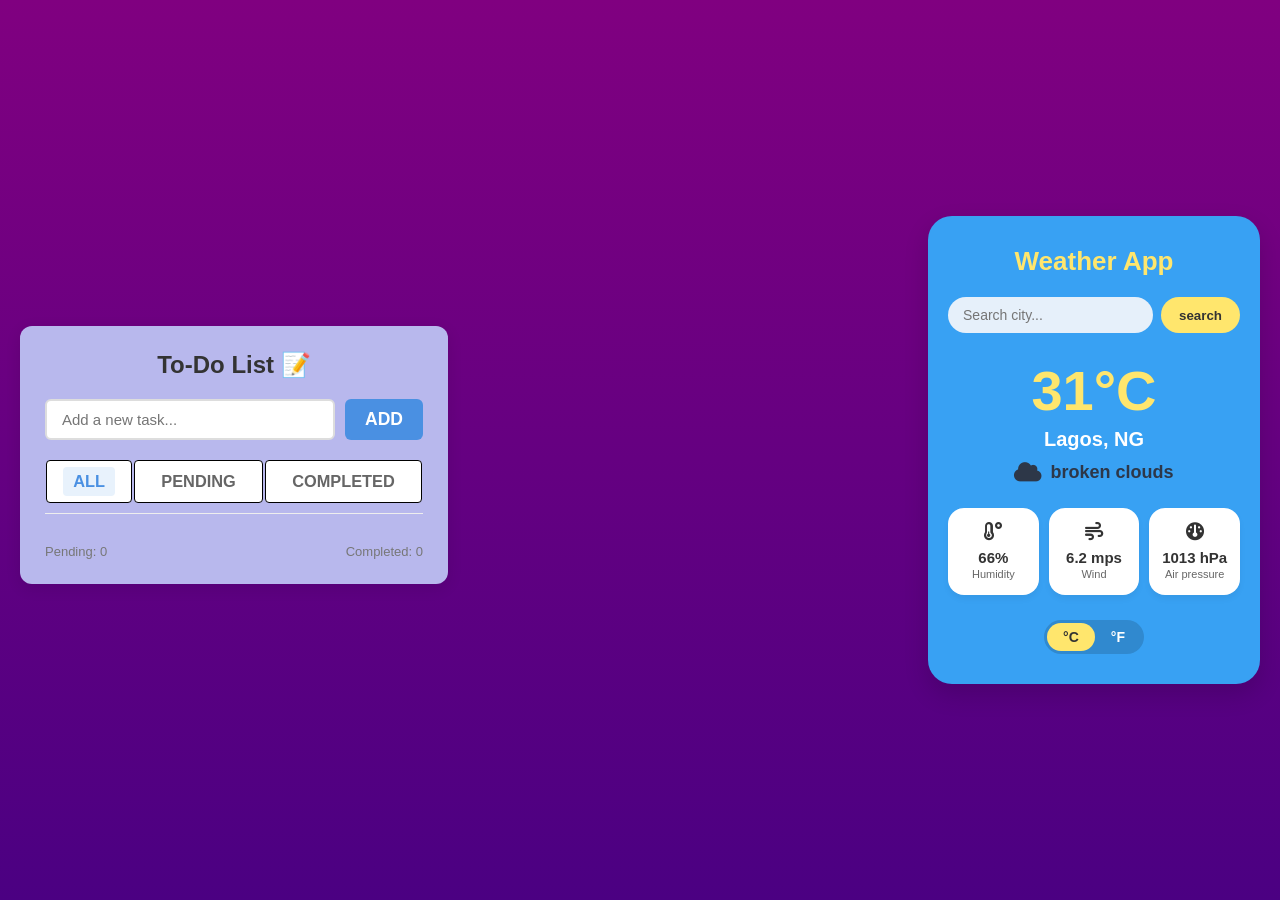
<file: index.html>
<!DOCTYPE html>
<html lang="en">
<head>
  <meta charset="UTF-8">
  <meta name="viewport" content="width=device-width, initial-scale=1.0">
  <title>To-Do List</title>
  <link rel="stylesheet" href="style.css">
</head>
<body>

  <div class="todo-container">
    <h2>To-Do List  📝</h2>

    
    <div class="input-section">
      <input type="text" id="taskInput" placeholder="Add a new task...">
      <button id="addBtn"><h3>ADD</h3></button>
    </div>

    
    <div class="filters">
      <div class="style"><button class="filter-btn active" data-filter="all"><h3>ALL</h3></button></div>
      <div class="style"><button class="filter-btn" data-filter="pending"><h3>PENDING</h3></button></div>
      <div class="style"><button class="filter-btn" data-filter="completed"><h3>COMPLETED</h3></button></div>
    </div>

    
    <ul id="taskList"></ul>


    
    <div class="stats">
      <span id="pendingCount">Pending: 0</span>
      <span id="completedCount">Completed: 0</span>
    </div>
  </div>
  <div class="container">
    <div class="weather-app">
        <!-- Your Weather App code -->
    </div>

    <div class="todo-list">
        <!-- Your To-Do List code -->
    </div>
  </div>

  <script src="script.js"></script>
</body>
</html>



<!DOCTYPE html>
<html lang="en">
<head>
    <meta charset="UTF-8">
    <meta name="viewport" content="width=device-width, initial-scale=1.0">
    <title>Weather App</title>
    <!-- FontAwesome for Weather & Metric Icons -->
    <link rel="stylesheet" href="https://cdnjs.cloudflare.com/ajax/libs/font-awesome/6.4.0/css/all.min.css">
    <style>
        * {
            margin: 0;
            padding: 0;
            box-sizing: border-box;
            font-family: 'Segoe UI', Tahoma, Geneva, Verdana, sans-serif;
        }

        body {
            background:linear-gradient(purple,indigo) ;
            display: flex;
            justify-content: center;
            align-items: center;
            min-height: 100vh;
        }
        .app-wrapper {
        display: flex;
        flex-direction: column; 
        align-items: center;
        gap: 60px; 
        }

        .weather-card {
            background-color: #38a1f3;
            width: 360px;
            padding: 30px 20px;
            border-radius: 24px;
            box-shadow: 0 10px 25px rgba(0, 0, 0, 0.15);
            display: flex;
            flex-direction: column;
            align-items: center;
            color: #fff;
        }

        h1 {
            font-size: 26px;
            color: #ffe66d;
            margin-bottom: 20px;
            font-weight: 700;
        }

        .search-box {
            display: flex;
            width: 100%;
            gap: 8px;
            margin-bottom: 25px;
        }

        .search-box input {
            flex: 1;
            padding: 10px 15px;
            border: none;
            border-radius: 20px;
            outline: none;
            background-color: #e6f0fa;
            color: #333;
            font-size: 14px;
        }

        .search-box button {
            padding: 10px 18px;
            border: none;
            border-radius: 20px;
            background-color: #ffe66d;
            color: #333;
            font-weight: 600;
            cursor: pointer;
            transition: background 0.2s;
        }

        .search-box button:hover {
            background-color: #ffd93d;
        }

        .temp-display {
            font-size: 56px;
            font-weight: bold;
            color: #ffe66d;
            margin-bottom: 5px;
        }

        .location-display {
            font-size: 20px;
            font-weight: 600;
            margin-bottom: 10px;
        }

        .condition-container {
            display: flex;
            align-items: center;
            gap: 8px;
            font-size: 18px;
            font-weight: 600;
            margin-bottom: 25px;
            color: #2d3748;
        }

        .condition-container i {
            font-size: 22px;
            color: #2d3748;
        }

        .metrics-grid {
            display: flex;
            justify-content: space-between;
            width: 100%;
            gap: 10px;
            margin-bottom: 25px;
        }

        .metric-card {
            background-color: #fff;
            color: #333;
            flex: 1;
            padding: 15px 5px;
            border-radius: 16px;
            display: flex;
            flex-direction: column;
            align-items: center;
            box-shadow: 0 4px 6px rgba(0, 0, 0, 0.05);
        }

        .metric-card i {
            font-size: 18px;
            margin-bottom: 8px;
            color: #333;
        }

        .metric-value {
            font-size: 15px;
            font-weight: bold;
            margin-bottom: 2px;
        }

        .metric-label {
            font-size: 11px;
            color: #666;
            text-align: center;
        }

        .unit-toggle {
            display: flex;
            background-color: rgba(0, 0, 0, 0.15);
            border-radius: 20px;
            padding: 3px;
        }

        .unit-btn {
            background: transparent;
            border: none;
            padding: 6px 16px;
            border-radius: 16px;
            color: #fff;
            font-weight: bold;
            cursor: pointer;
            font-size: 14px;
        }

        .unit-btn.active {
            background-color: #ffe66d;
            color: #333;
        }
    </style>
</head>
<body>

    <div class="weather-card">
        <h1>Weather App</h1>
        
        <!-- Search Form / Input -->
        <div class="search-box">
            <input type="text" id="cityInput" placeholder="Search city..." autocomplete="off">
            <button id="searchBtn" type="button">search</button>
        </div>

        <!-- Weather Info -->
        <div class="temp-display" id="tempDisplay">31°C</div>
        <div class="location-display" id="locationDisplay">Lagos, NG</div>
        
        <div class="condition-container">
            <i id="conditionIcon" class="fa-solid fa-cloud"></i>
            <span id="conditionDisplay">broken clouds</span>
        </div>

        <!-- Metrics Cards -->
        <div class="metrics-grid">
            <div class="metric-card">
                <i class="fa-solid fa-temperature-low"></i>
                <span class="metric-value" id="humidityDisplay">66%</span>
                <span class="metric-label">Humidity</span>
            </div>
            <div class="metric-card">
                <i class="fa-solid fa-wind"></i>
                <span class="metric-value" id="windDisplay">6.2 mps</span>
                <span class="metric-label">Wind</span>
            </div>
            <div class="metric-card">
                <i class="fa-solid fa-gauge"></i>
                <span class="metric-value" id="pressureDisplay">1013 hPa</span>
                <span class="metric-label">Air pressure</span>
            </div>
        </div>

        <!-- Unit Toggle -->
        <div class="unit-toggle">
            <button class="unit-btn active" id="btnC">°C</button>
            <button class="unit-btn" id="btnF">°F</button>
        </div>
    </div>

    <!-- JavaScript Application Logic -->
    <script>
        let currentTempC = 31;
        let currentUnit = 'C';
        let lastWeatherData = null;

        const cityInput = document.getElementById('cityInput');
        const searchBtn = document.getElementById('searchBtn');
        const tempDisplay = document.getElementById('tempDisplay');
        const locationDisplay = document.getElementById('locationDisplay');
        const conditionIcon = document.getElementById('conditionIcon');
        const conditionDisplay = document.getElementById('conditionDisplay');
        const humidityDisplay = document.getElementById('humidityDisplay');
        const windDisplay = document.getElementById('windDisplay');
        const pressureDisplay = document.getElementById('pressureDisplay');
        const btnC = document.getElementById('btnC');
        const btnF = document.getElementById('btnF');

        // Initialize with default city (Pune) on load
        document.addEventListener('DOMContentLoaded', () => {
        fetchWeather('Pune'); //[cite: 2]
        });
        searchBtn.addEventListener('click', () => {
            const city = cityInput.value.trim();
            if (city) fetchWeather(city);
        });

        cityInput.addEventListener('keypress', (e) => {
            if (e.key === 'Enter') {
                e.preventDefault();
                const city = cityInput.value.trim();
                if (city) fetchWeather(city);
            }
        });

        // Unit Toggle Listeners
        btnC.addEventListener('click', () => {
            if (currentUnit !== 'C') {
                currentUnit = 'C';
                btnC.classList.add('active');
                btnF.classList.remove('active');
                updateTempDisplay();
            }
        });

        btnF.addEventListener('click', () => {
            if (currentUnit !== 'F') {
                currentUnit = 'F';
                btnF.classList.add('active');
                btnC.classList.remove('active');
                updateTempDisplay();
            }
        });

        function updateTempDisplay() {
            if (currentUnit === 'C') {
                tempDisplay.textContent = `${Math.round(currentTempC)}°C`;
            } else {
                const tempF = (currentTempC * 9/5) + 32;
                tempDisplay.textContent = `${Math.round(tempF)}°F`;
            }
        }

        // Fetch Geocoding & Open-Meteo Weather Data
        async function fetchWeather(cityName) {
            try {
                // Step 1: Get coordinates for the searched city name
                const geoRes = await fetch(`https://geocoding-api.open-meteo.com/v1/search?name=${encodeURIComponent(cityName)}&count=1&language=en&format=json`);
                const geoData = await geoRes.json();

                if (!geoData.results || geoData.results.length === 0) {
                    alert('City not found. Please try another location.');
                    return;
                }

                const { latitude, longitude, name, country_code } = geoData.results[0];

                // Step 2: Fetch current weather metrics
                const weatherUrl = `https://api.open-meteo.com/v1/forecast?latitude=${latitude}&longitude=${longitude}&current=temperature_2m,relative_humidity_2m,apparent_temperature,precipitation,weather_code,wind_speed_10m,surface_pressure&timezone=auto`;        
                const weatherRes = await fetch(weatherUrl);
                const weatherData = await weatherRes.json();

                lastWeatherData = weatherData;
                currentTempC = weatherData.current.temperature_2m;

                // Update UI Elements
                updateTempDisplay();
                locationDisplay.textContent = country_code ? `${name}, ${country_code}` : name;
                humidityDisplay.textContent = `${weatherData.current.relative_humidity_2m}%`;
                
                // Convert wind speed from km/h to mps (meters per second)
                const windMps = (weatherData.current.wind_speed_10m / 3.6).toFixed(1);
                windDisplay.textContent = `${windMps} mps`;
                
                pressureDisplay.textContent = `${weatherData.current.surface_pressure} hPa`;

                // Weather condition mapping
                const wInfo = getWeatherDescription(weatherData.current.weather_code);
                conditionDisplay.textContent = wInfo.label;
                conditionIcon.className = wInfo.iconClass;

            } catch (err) {
                console.error('Error fetching weather:', err);
                alert('Failed to fetch weather data. Please check your connection.');
            }
        }

        // WMO Weather Code Translator
        function getWeatherDescription(code) {
            switch (code) {
                case 0:
                    return { label: 'clear sky', iconClass: 'fa-solid fa-sun' };
                case 1:
                case 2:
                    return { label: 'partly cloudy', iconClass: 'fa-solid fa-cloud-sun' };
                case 3:
                    return { label: 'broken clouds', iconClass: 'fa-solid fa-cloud' };
                case 45:
                case 48:
                    return { label: 'foggy', iconClass: 'fa-solid fa-smog' };
                case 51:
                case 53:
                case 55:
                case 61:
                case 63:
                case 65:
                    return { label: 'light rain', iconClass: 'fa-solid fa-cloud-rain' };
                case 71:
                case 73:
                case 75:
                    return { label: 'snow', iconClass: 'fa-solid fa-snowflake' };
                case 95:
                case 96:
                case 99:
                    return { label: 'thunderstorm', iconClass: 'fa-solid fa-cloud-bolt' };
                default:
                    return { label: 'cloudy', iconClass: 'fa-solid fa-cloud' };
            }
        }
    </script>
</body>
</html>
</file>
<file: style.css>
* {
  box-sizing: border-box;
  margin: 0;
  padding: 0;
  font-family: 'Segoe UI', Tahoma, Geneva, Verdana, sans-serif;
}

body {
  background-color:rgb(115, 115, 158) ;
  display: flex;
  justify-content: center;
  align-items: center;
  min-height: 100vh;
  padding: 20px;
}

.todo-container {
  background: rgb(184, 184, 237);
  width: 100%;
  max-width: 450px;
  padding: 25px;
  border-radius: 12px;
  box-shadow: 0 4px 15px rgba(0, 0, 0, 0.1);
  margin-top: 10px;
}
.style{
  background-color:white ;
  border: 1px solid black;
  padding: 6px 16px;
  border-radius: 4px;
  cursor: pointer;
}

h2 {
  text-align: center;
  color: #333;
  margin-bottom: 20px;
}

/* Input Section */
.input-section {
  display: flex;
  gap: 10px;
  margin-bottom: 20px;
  
}

.input-section input {
  flex: 1;
  padding: 10px 15px;
  border: 2px solid #ddd;
  border-radius: 6px;
  font-size: 15px;
  outline: none;
  transition: border-color 0.2s;
}

.input-section input:focus {
  border-color: #4a90e2;
}

.input-section button {
  padding: 10px 20px;
  background-color: #4a90e2;
  color: white;
  border: none;
  border-radius: 6px;
  font-size: 15px;
  cursor: pointer;
  transition: background-color 0.2s;
}

.input-section button:hover {
  background-color: #357abd;
}


.dashboard-container {
    display: flex;
    align-items: center;
    gap: 20px;
    justify-content: center;
    flex-wrap: wrap;
}



.container {
    display: flex;
    flex-direction: column;
    align-items: center;
    gap: 30px;
    padding: 30px 15px;
}

.weather-app {
    order: 1;
    width: 350px;
}

.todo-list {
    order: 2;
    width: 450px;
}

.weather-app,
.todo-list {
    max-width: 100%;
    box-sizing: border-box;
}

/* Filters */
.filters {
  display: flex;
  justify-content: space-around;
  margin-bottom: 15px;
  border-bottom: 1px solid #eee;
  padding-bottom: 10px;
}

.filter-btn {
  background: none;
  border: none;
  font-size: 14px;
  color: #666;
  cursor: pointer;
  padding: 5px 10px;
  border-radius: 4px;
}

.filter-btn.active {
  background-color: #e8f2fc;
  color: #4a90e2;
  font-weight: bold;
}

/* Task List */
ul {
  list-style: none;
  max-height: 250px;
  overflow-y: auto;
}

li {
  display: flex;
  align-items: center;
  justify-content: space-between;
  padding: 10px;
  background-color: #fafafa;
  margin-bottom: 8px;
  border-radius: 6px;
  border: 1px solid #eee;
}

li.completed span {
  text-decoration: line-through;
  color: #888;
}

.task-content {
  display: flex;
  align-items: center;
  gap: 10px;
  cursor: pointer;
  flex: 1;
}

.task-content input[type="checkbox"] {
  cursor: pointer;
  width: 16px;
  height: 16px;
}

.delete-btn {
  background: none;
  border: none;
  color: #e74c3c;
  font-size: 18px;
  cursor: pointer;
  padding: 0 5px;
}

.delete-btn:hover {
  color: #c0392b;
}

/* Stats */
.stats {
  display: flex;
  justify-content: space-between;
  margin-top: 15px;
  font-size: 13px;
  color: #777;
  font-weight: 500;
}
</file>
<file: Weather & To Do List app/style.css>
* {
  box-sizing: border-box;
  margin: 0;
  padding: 0;
  font-family: 'Segoe UI', Tahoma, Geneva, Verdana, sans-serif;
}

body {
  background-color:rgb(115, 115, 158) ;
  display: flex;
  justify-content: center;
  align-items: center;
  min-height: 100vh;
  padding: 20px;
}

.todo-container {
  background: rgb(184, 184, 237);
  width: 100%;
  max-width: 450px;
  padding: 25px;
  border-radius: 12px;
  box-shadow: 0 4px 15px rgba(0, 0, 0, 0.1);
  margin-top: 10px;
}
.style{
  background-color:white ;
  border: 1px solid black;
  padding: 6px 16px;
  border-radius: 4px;
  cursor: pointer;
}

h2 {
  text-align: center;
  color: #333;
  margin-bottom: 20px;
}

/* Input Section */
.input-section {
  display: flex;
  gap: 10px;
  margin-bottom: 20px;
  
}

.input-section input {
  flex: 1;
  padding: 10px 15px;
  border: 2px solid #ddd;
  border-radius: 6px;
  font-size: 15px;
  outline: none;
  transition: border-color 0.2s;
}

.input-section input:focus {
  border-color: #4a90e2;
}

.input-section button {
  padding: 10px 20px;
  background-color: #4a90e2;
  color: white;
  border: none;
  border-radius: 6px;
  font-size: 15px;
  cursor: pointer;
  transition: background-color 0.2s;
}

.input-section button:hover {
  background-color: #357abd;
}


.dashboard-container {
    display: flex;
    align-items: center;
    gap: 20px;
    justify-content: center;
    flex-wrap: wrap;
}



.container {
    display: flex;
    flex-direction: column;
    align-items: center;
    gap: 30px;
    padding: 30px 15px;
}

.weather-app {
    order: 1;
    width: 350px;
}

.todo-list {
    order: 2;
    width: 450px;
}

.weather-app,
.todo-list {
    max-width: 100%;
    box-sizing: border-box;
}

/* Filters */
.filters {
  display: flex;
  justify-content: space-around;
  margin-bottom: 15px;
  border-bottom: 1px solid #eee;
  padding-bottom: 10px;
}

.filter-btn {
  background: none;
  border: none;
  font-size: 14px;
  color: #666;
  cursor: pointer;
  padding: 5px 10px;
  border-radius: 4px;
}

.filter-btn.active {
  background-color: #e8f2fc;
  color: #4a90e2;
  font-weight: bold;
}

/* Task List */
ul {
  list-style: none;
  max-height: 250px;
  overflow-y: auto;
}

li {
  display: flex;
  align-items: center;
  justify-content: space-between;
  padding: 10px;
  background-color: #fafafa;
  margin-bottom: 8px;
  border-radius: 6px;
  border: 1px solid #eee;
}

li.completed span {
  text-decoration: line-through;
  color: #888;
}

.task-content {
  display: flex;
  align-items: center;
  gap: 10px;
  cursor: pointer;
  flex: 1;
}

.task-content input[type="checkbox"] {
  cursor: pointer;
  width: 16px;
  height: 16px;
}

.delete-btn {
  background: none;
  border: none;
  color: #e74c3c;
  font-size: 18px;
  cursor: pointer;
  padding: 0 5px;
}

.delete-btn:hover {
  color: #c0392b;
}

/* Stats */
.stats {
  display: flex;
  justify-content: space-between;
  margin-top: 15px;
  font-size: 13px;
  color: #777;
  font-weight: 500;
}
</file>
